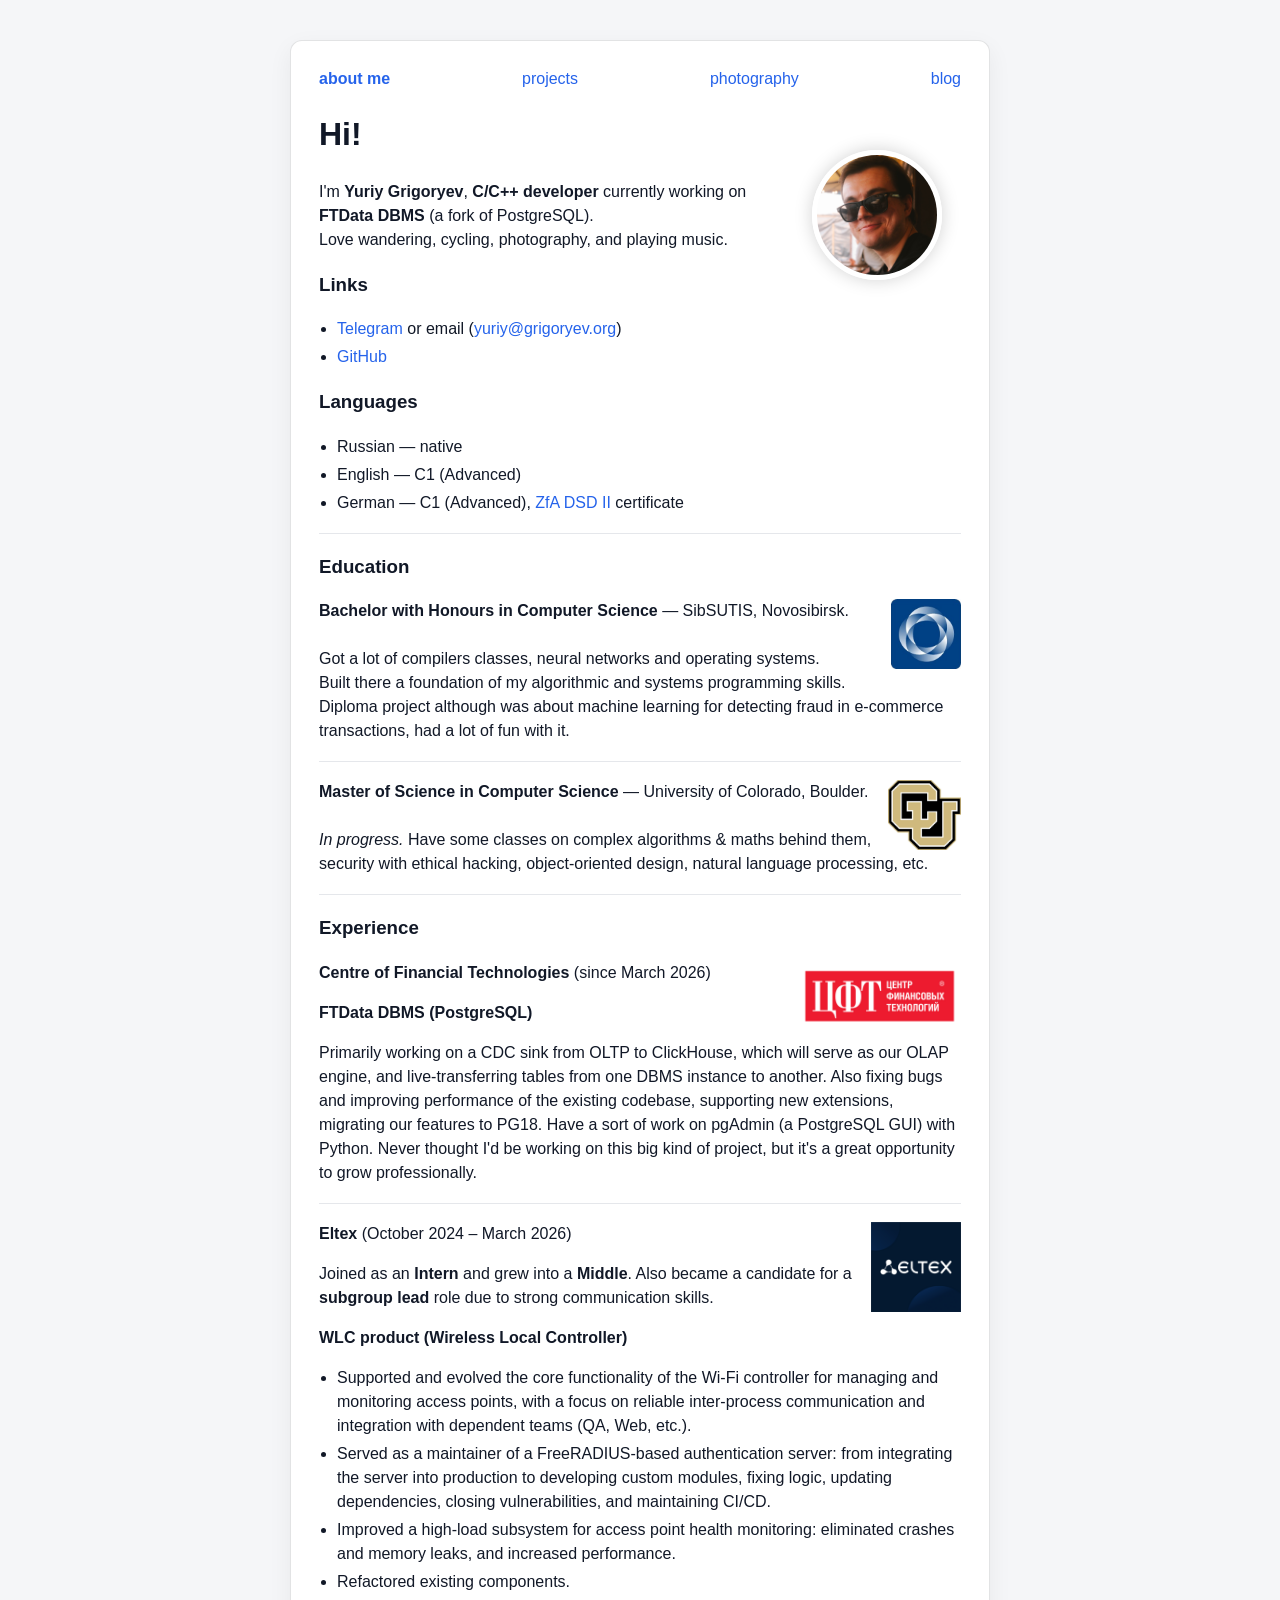
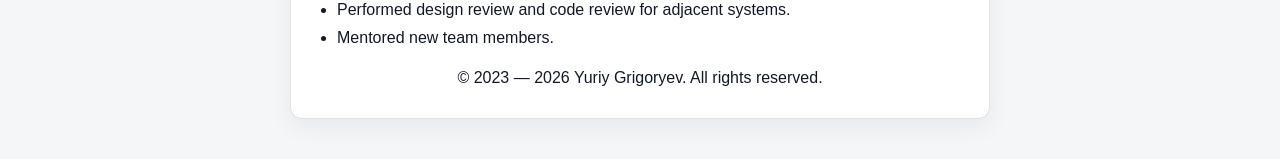
<file: index.html>
<html>
  <head>
    <title>about Yuriy Grigoryev</title>
    <meta charset="utf-8">
    <meta name="viewport" content="width=device-width, initial-scale=1" />
    <link rel="icon" type="image/png" href="/favicon-96x96.png" sizes="96x96" />
    <link rel="icon" type="image/svg+xml" href="/favicon.svg" />
    <link rel="shortcut icon" href="favicon.ico" />
    <link rel="apple-touch-icon" sizes="180x180" href="apple-touch-icon.png" />
    <link rel="manifest" href="site.webmanifest" />
    <link rel="canonical" href="https://allenvox.github.io/">
    <link rel="stylesheet" href="style.css">
  </head>
  <body bgcolor="#f5f6f8" text="#111827" link="#2563eb" vlink="#1d4ed8" alink="#1d4ed8">
    <div class="wrapper">
      <nav class="site-nav">
        <a href=""><b>about me</b></a>
        <a href="projects">projects</a>
        <a href="photography">photography</a>
        <a href="blog">blog</a>
      </nav>
      <img id="headshot" src="images/headshot.jpg" alt="Yuriy Grigoryev">
      <h1>Hi!</h1>
      <p>
        I'm <b>Yuriy Grigoryev</b>, <b>C/C++ developer</b> currently working on <b>FTData DBMS</b> (a fork of PostgreSQL).
        <br>
        Love wandering, cycling, photography, and playing music.
      </p>
      <h3>Links</h3>
      <ul>
        <li><a href="https://t.me/allenvox">Telegram</a> or email (<a href="mailto:yuriy@grigoryev.org">yuriy@grigoryev.org</a>)</li>
        <li><a href="https://github.com/allenvox">GitHub</a></li>
      </ul>
      <h3>Languages</h3>
      <ul>
        <li>Russian — native</li>
        <li>English — C1 (Advanced)</li>
        <li>German — C1 (Advanced), <a href="https://www.auslandsschulwesen.de/Webs/ZfA/DE/Deutsch-lernen/DSD/DSD-II/dsd-II_node.html">ZfA DSD II</a> certificate</li>
      </ul>
      <hr class="experience-divider">
      <h3>Education</h3>
      <img class="company-logo-float" src="images/sibsutis.jpeg" alt="SibSUTIS logo">
      <p><b>Bachelor with Honours in Computer Science</b> — SibSUTIS, Novosibirsk.
        <br><br>
        Got a lot of compilers classes, neural networks and operating systems.
        <br>
        Built there a foundation of my algorithmic and systems programming skills.
        <br>
        Diploma project although was about machine learning for detecting fraud in e-commerce transactions, had a lot of fun with it.
      </p>
      <hr class="experience-divider">
      <img class="company-logo-float" src="images/boulder.jpg" alt="CU Boulder logo">
      <p><b>Master of Science in Computer Science</b> — University of Colorado, Boulder.
        <br><br>
        <i>In progress.</i> Have some classes on complex algorithms & maths behind them, security with ethical hacking, object-oriented design, natural language processing, etc.
      </p>
      <hr class="experience-divider">
      <h3>Experience</h3>
      <img class="company-logo-float" src="images/cft.png" alt="CFT logo">
      <p><b>Centre of Financial Technologies</b> (since March 2026)</p>
      <p><b>FTData DBMS (PostgreSQL)</b></p>
      <p>
        Primarily working on a CDC sink from OLTP to ClickHouse, which will serve as our OLAP engine, and live-transferring tables from one DBMS instance to another.
        Also fixing bugs and improving performance of the existing codebase, supporting new extensions, migrating our features to PG18.
        Have a sort of work on pgAdmin (a PostgreSQL GUI) with Python.
        Never thought I'd be working on this big kind of project, but it's a great opportunity to grow professionally.
      </p>
      <hr class="experience-divider">
      <img class="company-logo-float company-logo-float-clear" src="images/eltex.png" alt="Eltex logo">
      <p><b>Eltex</b> (October 2024 – March 2026)</p>
      <p>
        Joined as an <b>Intern</b> and grew into a <b>Middle</b>.
        Also became a candidate for a <b>subgroup lead</b> role due to strong communication skills.
      </p>

      <p><b>WLC product (Wireless Local Controller)</b></p>
      <ul>
        <li>Supported and evolved the core functionality of the Wi-Fi controller for managing and monitoring access points, with a focus on reliable inter-process communication and integration with dependent teams (QA, Web, etc.).</li>
        <li>Served as a maintainer of a FreeRADIUS-based authentication server: from integrating the server into production to developing custom modules, fixing logic, updating dependencies, closing vulnerabilities, and maintaining CI/CD.</li>
        <li>Improved a high-load subsystem for access point health monitoring: eliminated crashes and memory leaks, and increased performance.</li>
        <li>Refactored existing components.</li>
        <li>Performed design review and code review for adjacent systems.</li>
        <li>Mentored new team members.</li>
      </ul>
      <footer align="center">© 2023 — 2026 Yuriy Grigoryev. All rights reserved.</footer>
    </div>
  </body>
</html>
</file>
<file: style.css>
/* Without border-box, width:100% + horizontal padding overflows the viewport on narrow screens. */
*,
*::before,
*::after {
    box-sizing: border-box;
}

html {
    overflow-x: clip;
}

.wrapper {
    width: 100%;
    max-width: 700px;
    margin-left: auto;
    margin-right: auto;
    padding: 28px 20px;

    background: #ffffff;
    border: 1px solid rgba(17, 24, 39, 0.12);
    border-radius: 12px;
    box-shadow: 0 8px 24px rgba(17, 24, 39, 0.06);

    font-family: Arial, sans-serif;
    line-height: 1.5;
    color: #111827;
}

@media (min-width: 480px) {
    .wrapper {
        padding: 28px 28px;
    }
}

/* Top nav: one row on narrow screens (no &emsp; overflow). */
nav.site-nav {
    display: flex;
    flex-wrap: nowrap;
    align-items: center;
    justify-content: space-between;
    column-gap: clamp(4px, 1.8vw, 14px);
    font-size: clamp(0.75rem, 3.1vw, 1rem);
    line-height: 1.25;
    overflow-x: auto;
    -webkit-overflow-scrolling: touch;
    scrollbar-width: none;
}

nav.site-nav::-webkit-scrollbar {
    display: none;
}

nav.site-nav a {
    flex: 0 0 auto;
    white-space: nowrap;
}

body {
    margin: 0;
    padding: 40px 16px;
    background: #f5f6f8;
    color: #111827;
}

a {
    color: #2563eb;
    text-decoration: none;
}

a:hover {
    text-decoration: underline;
}

ul {
    padding-left: 18px;
}

li:not(:last-child) {
    margin-bottom: 4px;
}

img {
    max-width: 100%;
    max-height: 100%;
}

h6 {
    color: #6b7280;
}

img#headshot {
    border-radius: 50%;
    border: 5px solid #ffffff;
    box-shadow: 0 0 18px rgba(0, 0, 0, 0.18);
    width: 130px;
    height: 130px;
    float: right;
    margin: 3.80em 1.20em;
}

img.company-logo {
    display: inline-block;
    vertical-align: middle;
    width: 28px;
    height: 28px;
    object-fit: contain;
    margin-left: 10px;
    margin-right: 8px;
}

img.company-logo-float {
    float: right;
    height: 70px;
    width: auto;
    max-width: 170px;
    object-fit: contain;
}

img.company-logo-float-clear {
    clear: right;
    height: 90px;
    width: auto;
}

hr.experience-divider {
    border: 0;
    border-top: 1px solid #e5e7eb;
    margin: 18px 0;
}
</file>
